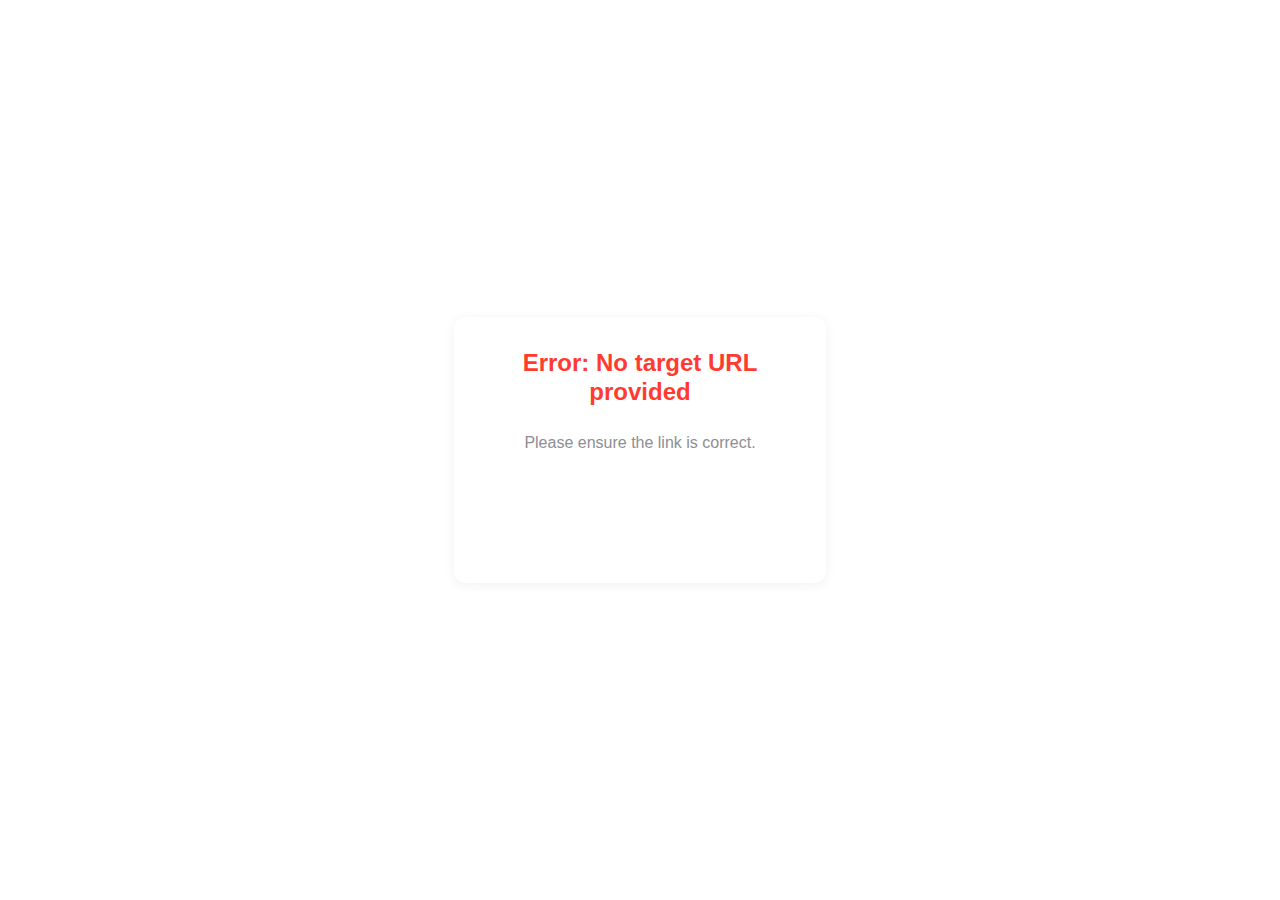
<file: index.html>
<!DOCTYPE html>
<html lang="en">
<head>
  <meta charset="UTF-8" />
  <meta name="viewport" content="width=device-width, initial-scale=1.0" />
  <link rel="icon" type="image/svg+xml" href="/vite.svg" />
  <title>Redirecting...</title>
  <link rel="stylesheet" href="/styles/main.css" />
</head>
<body>
  <div id="app">
    <div class="container">
      <div id="loader">
        <div class="spinner"></div>
      </div>
      <div id="message-container">
        <h1 id="message">Attempting to open in EnhancedVine...</h1>
        <p id="details"></p>
        <div id="action-button-container">
          <a id="action-button" class="hidden" href="#">Continue to original page</a>
        </div>
      </div>
    </div>
  </div>
  <script type="module" src="/js/redirector.js"></script>
</body>
</html>
</file>
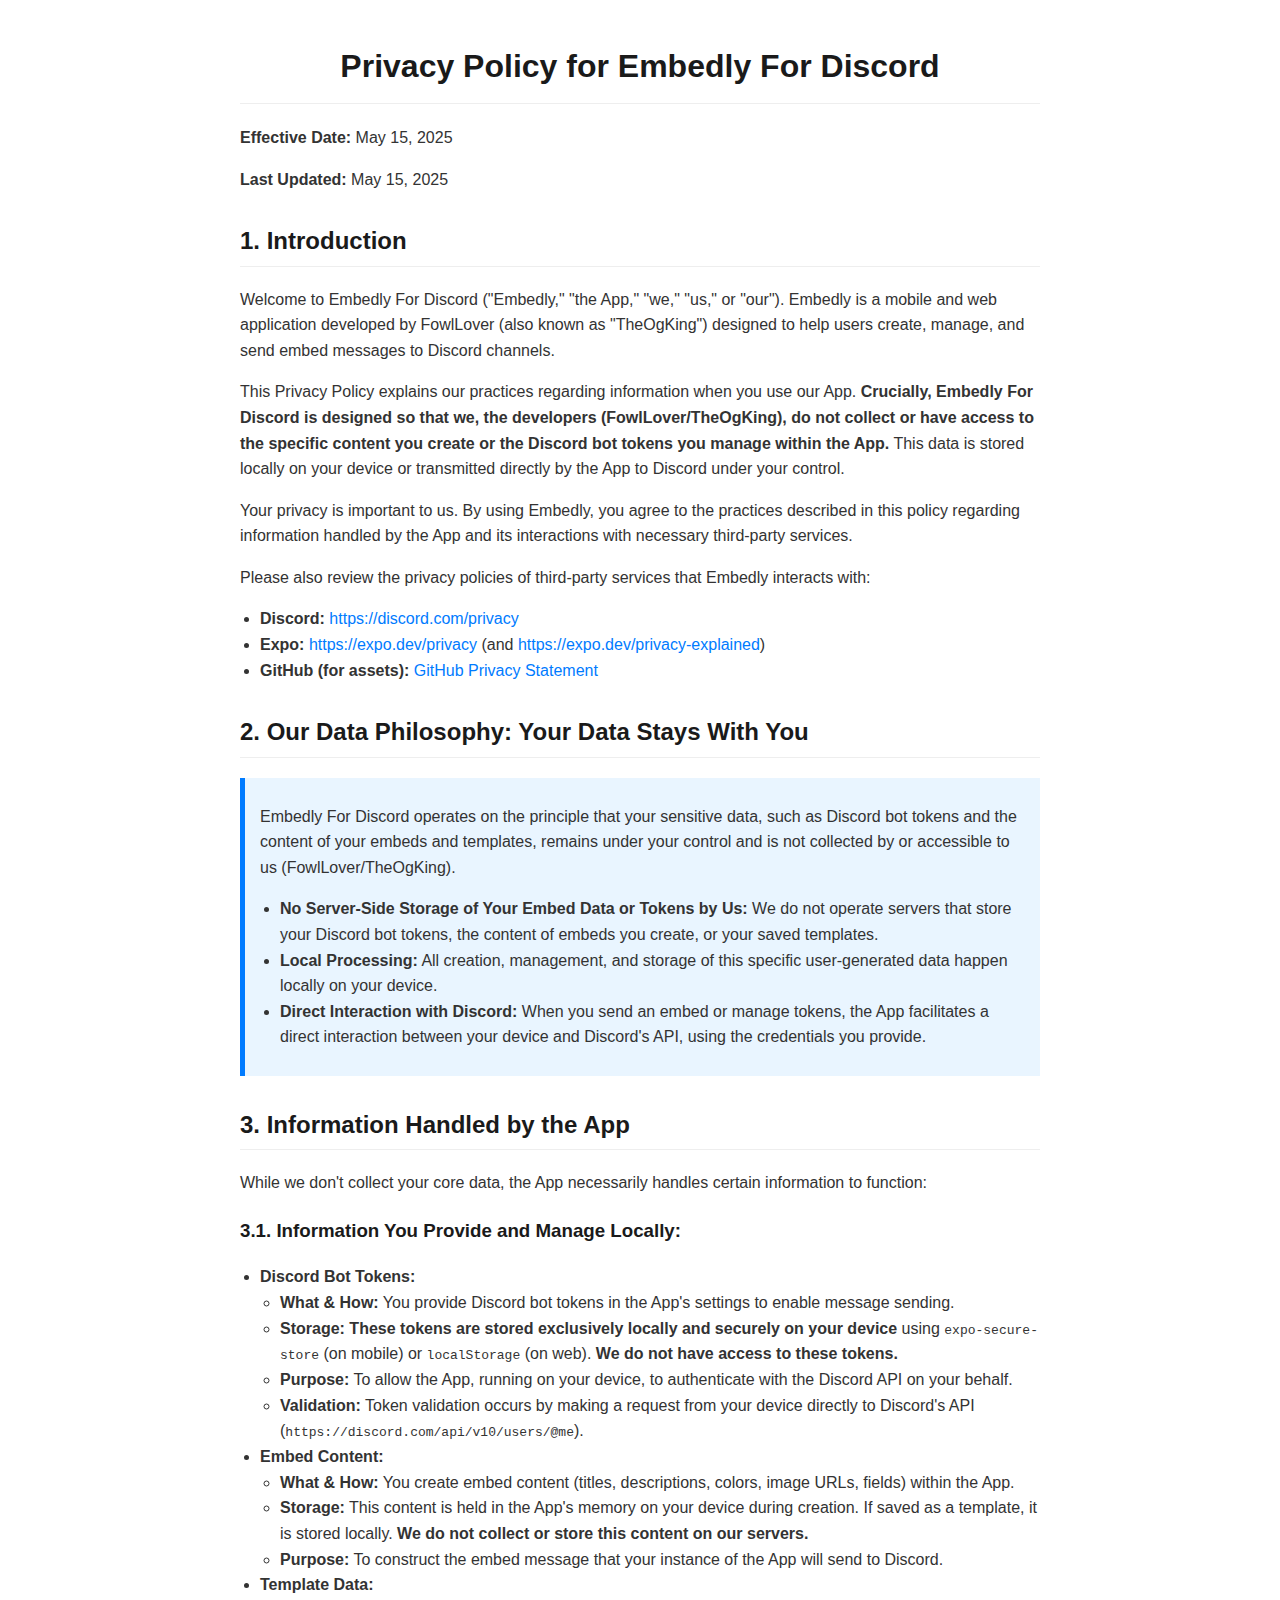
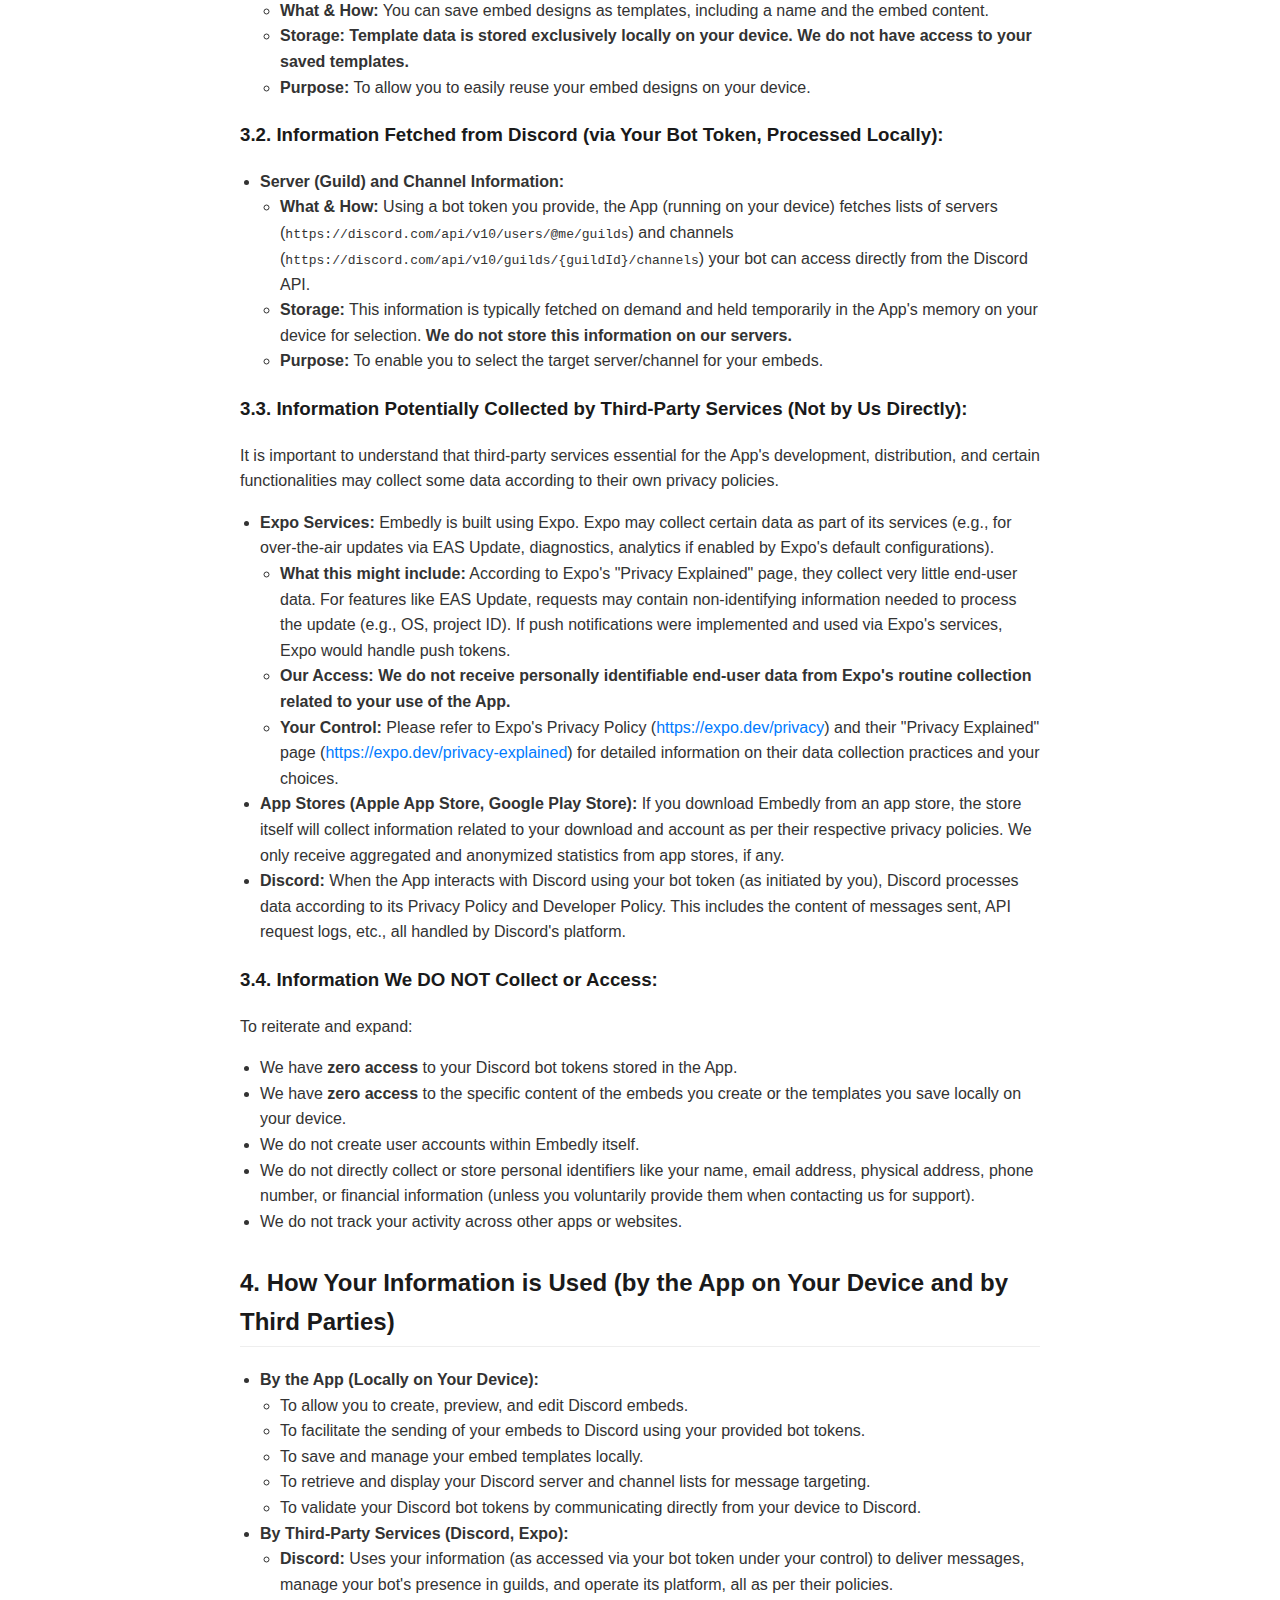
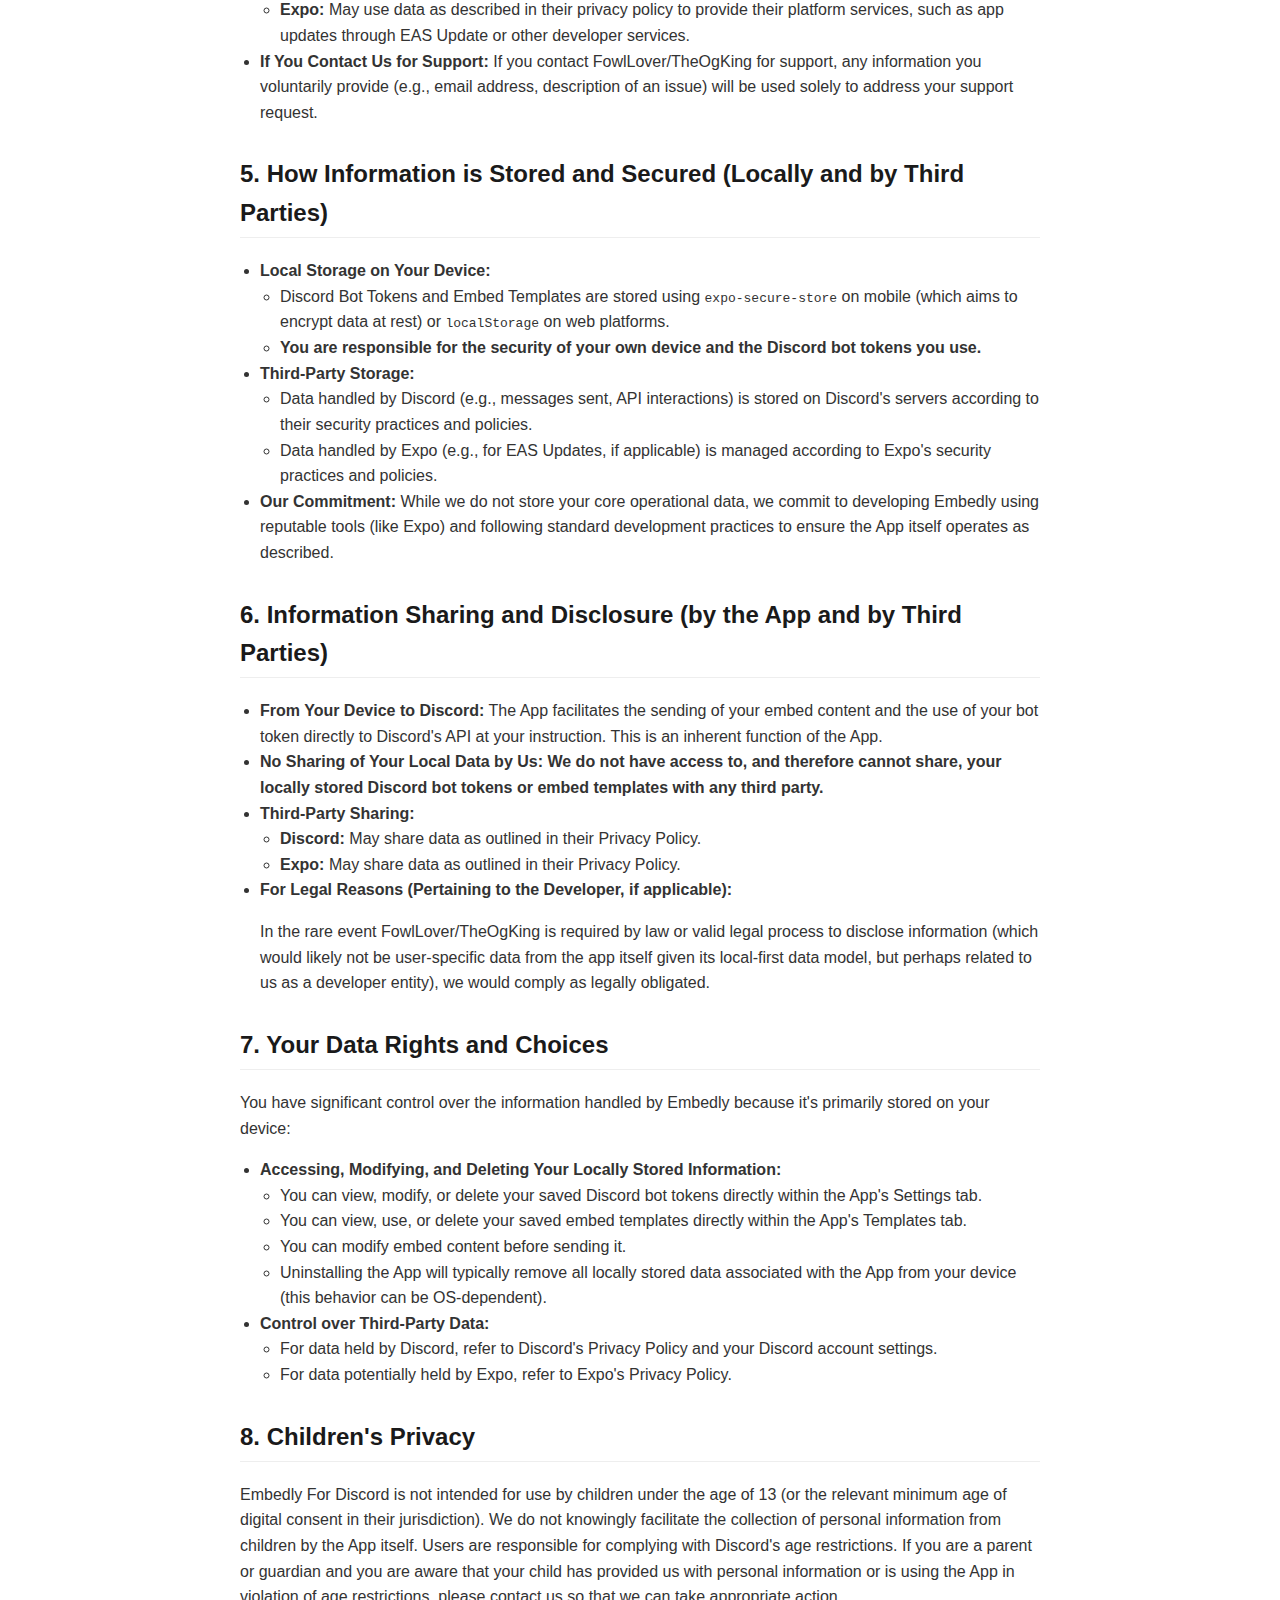
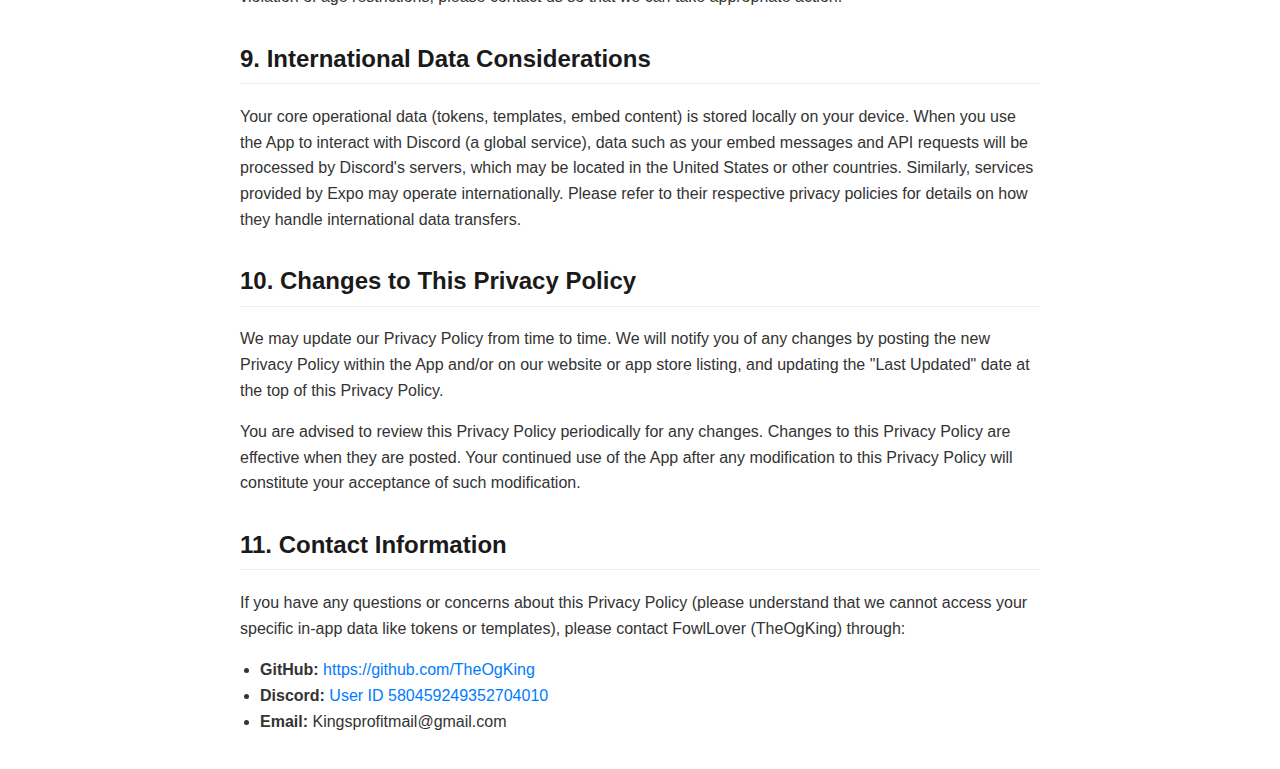
<file: privacy.html>
<!DOCTYPE html>
<html lang="en">
<head>
    <meta charset="UTF-8">
    <meta name="viewport" content="width=device-width, initial-scale=1.0">
    <title>Privacy Policy - Embedly For Discord</title>
    <style>
        body {
            font-family: Arial, sans-serif;
            line-height: 1.6;
            margin: 0 auto;
            padding: 20px;
            max-width: 800px;
            color: #333;
        }
        h1, h2, h3 {
            color: #1a1a1a;
        }
        h1 {
            text-align: center;
            border-bottom: 1px solid #eee;
            padding-bottom: 10px;
        }
        h2 {
            margin-top: 30px;
            border-bottom: 1px solid #eee;
            padding-bottom: 5px;
        }
        h3 {
            margin-top: 20px;
        }
        .disclaimer {
            background-color: #fff3cd;
            color: #856404;
            border: 1px solid #ffeeba;
            padding: 15px;
            margin-bottom: 20px;
            border-radius: 5px;
        }
        strong {
            font-weight: bold;
        }
        ul {
            padding-left: 20px;
        }
        a {
            color: #007bff;
            text-decoration: none;
        }
        a:hover {
            text-decoration: underline;
        }
        .important-note {
            background-color: #e9f5ff;
            border-left: 5px solid #007bff;
            padding: 10px 15px;
            margin: 15px 0;
        }
    </style>
</head>
<body>

    <h1>Privacy Policy for Embedly For Discord</h1>

    <p><strong>Effective Date:</strong> May 15, 2025</p>
    <p><strong>Last Updated:</strong> May 15, 2025</p>

    <h2>1. Introduction</h2>
    <p>Welcome to Embedly For Discord ("Embedly," "the App," "we," "us," or "our"). Embedly is a mobile and web application developed by FowlLover (also known as "TheOgKing") designed to help users create, manage, and send embed messages to Discord channels.</p>
    <p>This Privacy Policy explains our practices regarding information when you use our App. <strong>Crucially, Embedly For Discord is designed so that we, the developers (FowlLover/TheOgKing), do not collect or have access to the specific content you create or the Discord bot tokens you manage within the App.</strong> This data is stored locally on your device or transmitted directly by the App to Discord under your control.</p>
    <p>Your privacy is important to us. By using Embedly, you agree to the practices described in this policy regarding information handled by the App and its interactions with necessary third-party services.</p>
    <p>Please also review the privacy policies of third-party services that Embedly interacts with:</p>
    <ul>
        <li><strong>Discord:</strong> <a href="https://discord.com/privacy" target="_blank" rel="noopener noreferrer">https://discord.com/privacy</a></li>
        <li><strong>Expo:</strong> <a href="https://expo.dev/privacy" target="_blank" rel="noopener noreferrer">https://expo.dev/privacy</a> (and <a href="https://expo.dev/privacy-explained" target="_blank" rel="noopener noreferrer">https://expo.dev/privacy-explained</a>)</li>
        <li><strong>GitHub (for assets):</strong> <a href="https://docs.github.com/site-policy/privacy-policies/github-privacy-statement" target="_blank" rel="noopener noreferrer">GitHub Privacy Statement</a></li>
    </ul>

    <h2>2. Our Data Philosophy: Your Data Stays With You</h2>
    <div class="important-note">
        <p>Embedly For Discord operates on the principle that your sensitive data, such as Discord bot tokens and the content of your embeds and templates, remains under your control and is not collected by or accessible to us (FowlLover/TheOgKing).</p>
        <ul>
            <li><strong>No Server-Side Storage of Your Embed Data or Tokens by Us:</strong> We do not operate servers that store your Discord bot tokens, the content of embeds you create, or your saved templates.</li>
            <li><strong>Local Processing:</strong> All creation, management, and storage of this specific user-generated data happen locally on your device.</li>
            <li><strong>Direct Interaction with Discord:</strong> When you send an embed or manage tokens, the App facilitates a direct interaction between your device and Discord's API, using the credentials you provide.</li>
        </ul>
    </div>

    <h2>3. Information Handled by the App</h2>
    <p>While we don't collect your core data, the App necessarily handles certain information to function:</p>

    <h3>3.1. Information You Provide and Manage Locally:</h3>
    <ul>
        <li><strong>Discord Bot Tokens:</strong>
            <ul>
                <li><strong>What & How:</strong> You provide Discord bot tokens in the App's settings to enable message sending.</li>
                <li><strong>Storage:</strong> <strong>These tokens are stored exclusively locally and securely on your device</strong> using <code>expo-secure-store</code> (on mobile) or <code>localStorage</code> (on web). <strong>We do not have access to these tokens.</strong></li>
                <li><strong>Purpose:</strong> To allow the App, running on your device, to authenticate with the Discord API on your behalf.</li>
                <li><strong>Validation:</strong> Token validation occurs by making a request from your device directly to Discord's API (<code>https://discord.com/api/v10/users/@me</code>).</li>
            </ul>
        </li>
        <li><strong>Embed Content:</strong>
            <ul>
                <li><strong>What & How:</strong> You create embed content (titles, descriptions, colors, image URLs, fields) within the App.</li>
                <li><strong>Storage:</strong> This content is held in the App's memory on your device during creation. If saved as a template, it is stored locally. <strong>We do not collect or store this content on our servers.</strong></li>
                <li><strong>Purpose:</strong> To construct the embed message that your instance of the App will send to Discord.</li>
            </ul>
        </li>
        <li><strong>Template Data:</strong>
            <ul>
                <li><strong>What & How:</strong> You can save embed designs as templates, including a name and the embed content.</li>
                <li><strong>Storage:</strong> <strong>Template data is stored exclusively locally on your device. We do not have access to your saved templates.</strong></li>
                <li><strong>Purpose:</strong> To allow you to easily reuse your embed designs on your device.</li>
            </ul>
        </li>
    </ul>

    <h3>3.2. Information Fetched from Discord (via Your Bot Token, Processed Locally):</h3>
    <ul>
        <li><strong>Server (Guild) and Channel Information:</strong>
            <ul>
                <li><strong>What & How:</strong> Using a bot token you provide, the App (running on your device) fetches lists of servers (<code>https://discord.com/api/v10/users/@me/guilds</code>) and channels (<code>https://discord.com/api/v10/guilds/{guildId}/channels</code>) your bot can access directly from the Discord API.</li>
                <li><strong>Storage:</strong> This information is typically fetched on demand and held temporarily in the App's memory on your device for selection. <strong>We do not store this information on our servers.</strong></li>
                <li><strong>Purpose:</strong> To enable you to select the target server/channel for your embeds.</li>
            </ul>
        </li>
    </ul>

    <h3>3.3. Information Potentially Collected by Third-Party Services (Not by Us Directly):</h3>
    <p>It is important to understand that third-party services essential for the App's development, distribution, and certain functionalities may collect some data according to their own privacy policies.</p>
    <ul>
        <li><strong>Expo Services:</strong> Embedly is built using Expo. Expo may collect certain data as part of its services (e.g., for over-the-air updates via EAS Update, diagnostics, analytics if enabled by Expo's default configurations).
            <ul>
                <li><strong>What this might include:</strong> According to Expo's "Privacy Explained" page, they collect very little end-user data. For features like EAS Update, requests may contain non-identifying information needed to process the update (e.g., OS, project ID). If push notifications were implemented and used via Expo's services, Expo would handle push tokens.</li>
                <li><strong>Our Access:</strong> <strong>We do not receive personally identifiable end-user data from Expo's routine collection related to your use of the App.</strong></li>
                <li><strong>Your Control:</strong> Please refer to Expo's Privacy Policy (<a href="https://expo.dev/privacy" target="_blank" rel="noopener noreferrer">https://expo.dev/privacy</a>) and their "Privacy Explained" page (<a href="https://expo.dev/privacy-explained" target="_blank" rel="noopener noreferrer">https://expo.dev/privacy-explained</a>) for detailed information on their data collection practices and your choices.</li>
            </ul>
        </li>
        <li><strong>App Stores (Apple App Store, Google Play Store):</strong> If you download Embedly from an app store, the store itself will collect information related to your download and account as per their respective privacy policies. We only receive aggregated and anonymized statistics from app stores, if any.</li>
        <li><strong>Discord:</strong> When the App interacts with Discord using your bot token (as initiated by you), Discord processes data according to its Privacy Policy and Developer Policy. This includes the content of messages sent, API request logs, etc., all handled by Discord's platform.</li>
    </ul>

    <h3>3.4. Information We DO NOT Collect or Access:</h3>
    <p>To reiterate and expand:</p>
    <ul>
        <li>We have <strong>zero access</strong> to your Discord bot tokens stored in the App.</li>
        <li>We have <strong>zero access</strong> to the specific content of the embeds you create or the templates you save locally on your device.</li>
        <li>We do not create user accounts within Embedly itself.</li>
        <li>We do not directly collect or store personal identifiers like your name, email address, physical address, phone number, or financial information (unless you voluntarily provide them when contacting us for support).</li>
        <li>We do not track your activity across other apps or websites.</li>
    </ul>

    <h2>4. How Your Information is Used (by the App on Your Device and by Third Parties)</h2>
    <ul>
        <li><strong>By the App (Locally on Your Device):</strong>
            <ul>
                <li>To allow you to create, preview, and edit Discord embeds.</li>
                <li>To facilitate the sending of your embeds to Discord using your provided bot tokens.</li>
                <li>To save and manage your embed templates locally.</li>
                <li>To retrieve and display your Discord server and channel lists for message targeting.</li>
                <li>To validate your Discord bot tokens by communicating directly from your device to Discord.</li>
            </ul>
        </li>
        <li><strong>By Third-Party Services (Discord, Expo):</strong>
            <ul>
                <li><strong>Discord:</strong> Uses your information (as accessed via your bot token under your control) to deliver messages, manage your bot's presence in guilds, and operate its platform, all as per their policies.</li>
                <li><strong>Expo:</strong> May use data as described in their privacy policy to provide their platform services, such as app updates through EAS Update or other developer services.</li>
            </ul>
        </li>
        <li><strong>If You Contact Us for Support:</strong> If you contact FowlLover/TheOgKing for support, any information you voluntarily provide (e.g., email address, description of an issue) will be used solely to address your support request.</li>
    </ul>

    <h2>5. How Information is Stored and Secured (Locally and by Third Parties)</h2>
    <ul>
        <li><strong>Local Storage on Your Device:</strong>
            <ul>
                <li>Discord Bot Tokens and Embed Templates are stored using <code>expo-secure-store</code> on mobile (which aims to encrypt data at rest) or <code>localStorage</code> on web platforms.</li>
                <li><strong>You are responsible for the security of your own device and the Discord bot tokens you use.</strong></li>
            </ul>
        </li>
        <li><strong>Third-Party Storage:</strong>
            <ul>
                <li>Data handled by Discord (e.g., messages sent, API interactions) is stored on Discord's servers according to their security practices and policies.</li>
                <li>Data handled by Expo (e.g., for EAS Updates, if applicable) is managed according to Expo's security practices and policies.</li>
            </ul>
        </li>
        <li><strong>Our Commitment:</strong> While we do not store your core operational data, we commit to developing Embedly using reputable tools (like Expo) and following standard development practices to ensure the App itself operates as described.</li>
    </ul>

    <h2>6. Information Sharing and Disclosure (by the App and by Third Parties)</h2>
    <ul>
        <li><strong>From Your Device to Discord:</strong> The App facilitates the sending of your embed content and the use of your bot token directly to Discord's API at your instruction. This is an inherent function of the App.</li>
        <li><strong>No Sharing of Your Local Data by Us:</strong> <strong>We do not have access to, and therefore cannot share, your locally stored Discord bot tokens or embed templates with any third party.</strong></li>
        <li><strong>Third-Party Sharing:</strong>
            <ul>
                <li><strong>Discord:</strong> May share data as outlined in their Privacy Policy.</li>
                <li><strong>Expo:</strong> May share data as outlined in their Privacy Policy.</li>
            </ul>
        </li>
        <li><strong>For Legal Reasons (Pertaining to the Developer, if applicable):</strong>
            <p>In the rare event FowlLover/TheOgKing is required by law or valid legal process to disclose information (which would likely not be user-specific data from the app itself given its local-first data model, but perhaps related to us as a developer entity), we would comply as legally obligated.</p>
        </li>
    </ul>

    <h2>7. Your Data Rights and Choices</h2>
    <p>You have significant control over the information handled by Embedly because it's primarily stored on your device:</p>
    <ul>
        <li><strong>Accessing, Modifying, and Deleting Your Locally Stored Information:</strong>
            <ul>
                <li>You can view, modify, or delete your saved Discord bot tokens directly within the App's Settings tab.</li>
                <li>You can view, use, or delete your saved embed templates directly within the App's Templates tab.</li>
                <li>You can modify embed content before sending it.</li>
                <li>Uninstalling the App will typically remove all locally stored data associated with the App from your device (this behavior can be OS-dependent).</li>
            </ul>
        </li>
        <li><strong>Control over Third-Party Data:</strong>
            <ul>
                <li>For data held by Discord, refer to Discord's Privacy Policy and your Discord account settings.</li>
                <li>For data potentially held by Expo, refer to Expo's Privacy Policy.</li>
            </ul>
        </li>
    </ul>

    <h2>8. Children's Privacy</h2>
    <p>Embedly For Discord is not intended for use by children under the age of 13 (or the relevant minimum age of digital consent in their jurisdiction). We do not knowingly facilitate the collection of personal information from children by the App itself. Users are responsible for complying with Discord's age restrictions. If you are a parent or guardian and you are aware that your child has provided us with personal information or is using the App in violation of age restrictions, please contact us so that we can take appropriate action.</p>

    <h2>9. International Data Considerations</h2>
    <p>Your core operational data (tokens, templates, embed content) is stored locally on your device. When you use the App to interact with Discord (a global service), data such as your embed messages and API requests will be processed by Discord's servers, which may be located in the United States or other countries. Similarly, services provided by Expo may operate internationally. Please refer to their respective privacy policies for details on how they handle international data transfers.</p>

    <h2>10. Changes to This Privacy Policy</h2>
    <p>We may update our Privacy Policy from time to time. We will notify you of any changes by posting the new Privacy Policy within the App and/or on our website or app store listing, and updating the "Last Updated" date at the top of this Privacy Policy.</p>
    <p>You are advised to review this Privacy Policy periodically for any changes. Changes to this Privacy Policy are effective when they are posted. Your continued use of the App after any modification to this Privacy Policy will constitute your acceptance of such modification.</p>

    <h2>11. Contact Information</h2>
    <p>If you have any questions or concerns about this Privacy Policy (please understand that we cannot access your specific in-app data like tokens or templates), please contact FowlLover (TheOgKing) through:</p>
    <ul>
        <li><strong>GitHub:</strong> <a href="https://github.com/TheOgKing" target="_blank" rel="noopener noreferrer">https://github.com/TheOgKing</a></li>
        <li><strong>Discord:</strong> <a href="https://discordapp.com/users/580459249352704010" target="_blank" rel="noopener noreferrer">User ID 580459249352704010</a></li>
        <li><strong>Email:</strong> Kingsprofitmail@gmail.com</li>
    </ul>


</body>
</html>
</file>
<file: styles/main.css>
/* Base styling */
:root {
  --primary-color: #007AFF;
  --primary-dark: #0062CC;
  --secondary-color: #5AC8FA;
  --success-color: #34C759;
  --warning-color: #FF9500;
  --error-color: #FF3B30;
  --text-primary: #000000;
  --text-secondary: #3C3C43;
  --text-tertiary: #8E8E93;
  --background-primary: #FFFFFF;
  --background-secondary: #F2F2F7;
  --spacing-xs: 8px;
  --spacing-sm: 16px;
  --spacing-md: 24px;
  --spacing-lg: 32px;
  --spacing-xl: 48px;
  --border-radius: 12px;
  --font-family: -apple-system, BlinkMacSystemFont, "San Francisco", "Helvetica Neue", Helvetica, Arial, sans-serif;
  --transition-speed: 0.3s;
}

* {
  margin: 0;
  padding: 0;
  box-sizing: border-box;
}

body {
  font-family: var(--font-family);
  line-height: 1.5;
  color: var(--text-primary);
  background-color: var(--background-primary);
  display: flex;
  place-items: center;
  min-width: 320px;
  min-height: 100vh;
  -webkit-font-smoothing: antialiased;
  -moz-osx-font-smoothing: grayscale;
}

#app {
  width: 100%;
  max-width: 420px;
  margin: 0 auto;
  padding: var(--spacing-md);
  text-align: center;
}

.container {
  background-color: var(--background-primary);
  border-radius: var(--border-radius);
  padding: var(--spacing-lg);
  box-shadow: 0 2px 12px rgba(0, 0, 0, 0.06);
  display: flex;
  flex-direction: column;
  align-items: center;
  justify-content: center;
  gap: var(--spacing-md);
}

/* Typography */
h1 {
  font-size: 1.5rem;
  font-weight: 600;
  margin-bottom: var(--spacing-sm);
  color: var(--text-primary);
  line-height: 1.2;
}

p {
  font-size: 1rem;
  color: var(--text-secondary);
  margin-bottom: var(--spacing-md);
  line-height: 1.5;
}

/* Loader */
#loader {
  display: flex;
  justify-content: center;
  margin-bottom: var(--spacing-md);
}

.spinner {
  width: 40px;
  height: 40px;
  border: 4px solid rgba(0, 122, 255, 0.1);
  border-radius: 50%;
  border-top-color: var(--primary-color);
  animation: spinner 1s ease-in-out infinite;
}

@keyframes spinner {
  0% { transform: rotate(0deg); }
  100% { transform: rotate(360deg); }
}

/* Message container */
#message-container {
  display: flex;
  flex-direction: column;
  align-items: center;
  transition: opacity var(--transition-speed) ease;
}

#details {
  margin-top: var(--spacing-xs);
  color: var(--text-tertiary);
}

/* Action button */
#action-button-container {
  margin-top: var(--spacing-md);
}

#action-button {
  display: inline-block;
  background-color: var(--primary-color);
  color: white;
  padding: 12px 24px;
  border-radius: 24px;
  text-decoration: none;
  font-weight: 500;
  transition: all var(--transition-speed) ease;
  opacity: 0;
  transform: translateY(10px);
}

#action-button:hover, #action-button:focus {
  background-color: var(--primary-dark);
}

#action-button.visible {
  opacity: 1;
  transform: translateY(0);
}

.hidden {
  display: none;
}

/* Error state */
.error-message {
  color: var(--error-color);
}

/* Responsive adjustments */
@media (max-width: 480px) {
  #app {
    padding: var(--spacing-sm);
  }
  
  .container {
    padding: var(--spacing-md);
  }
  
  h1 {
    font-size: 1.3rem;
  }
}
</file>
